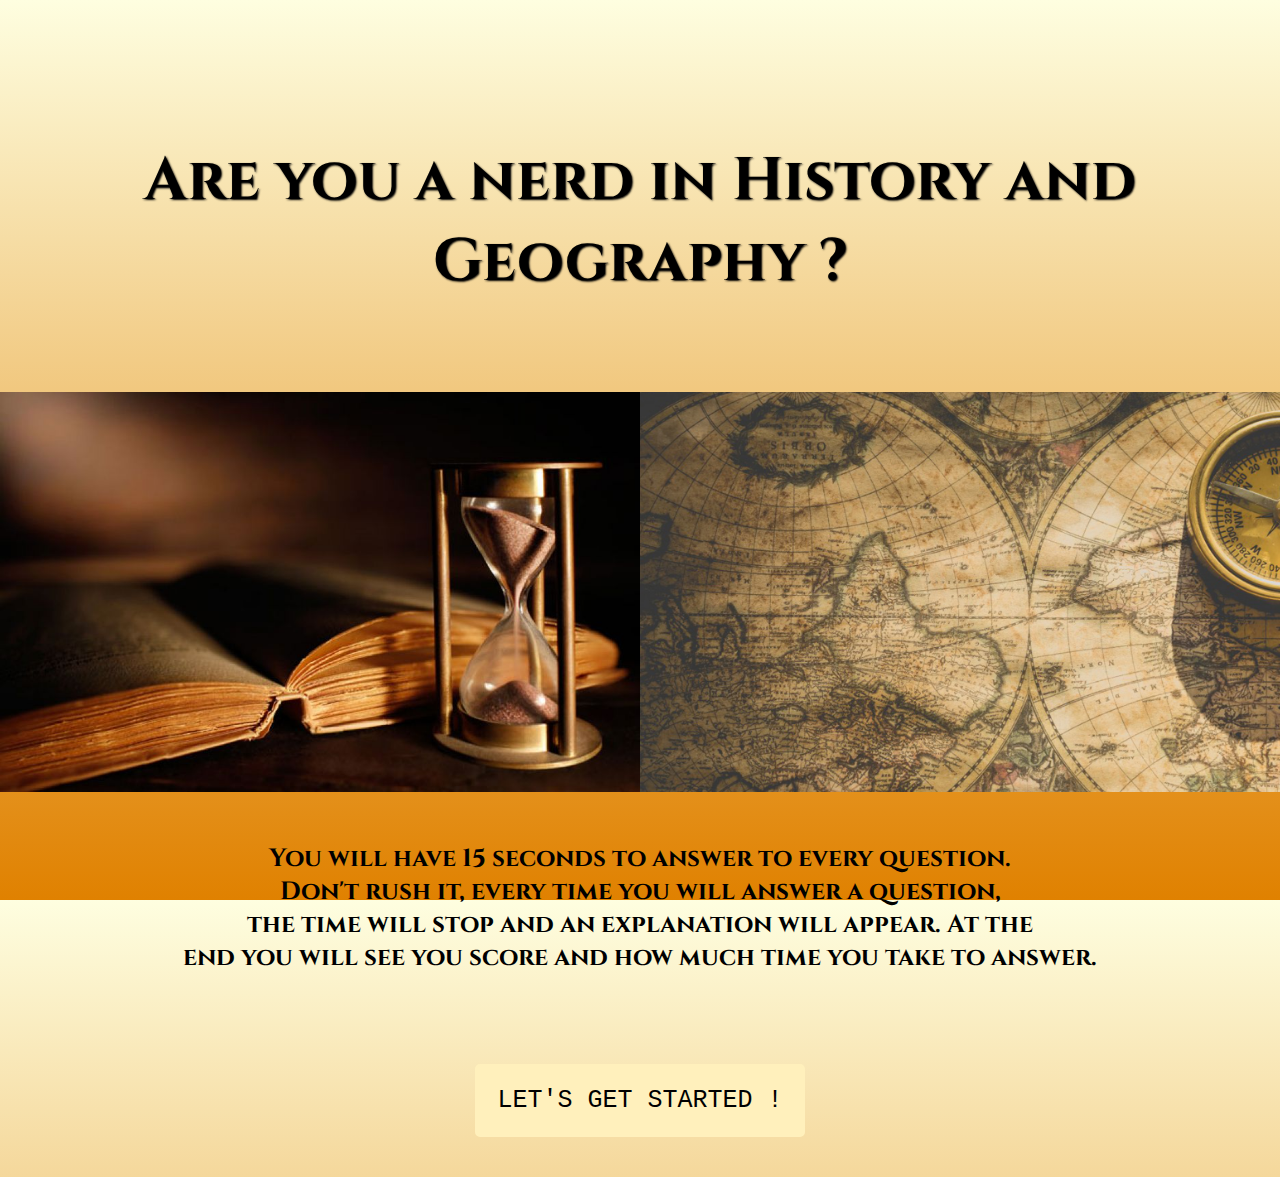
<file: index.html>
<!DOCTYPE html>
<html lang="en">
<head>
  <meta charset="UTF-8">
  <meta name="viewport" content="width=device-width, initial-scale=1.0">
  <meta http-equiv="X-UA-Compatible" content="ie=edge">
  <title>History or Geography ?</title>
  <link rel="stylesheet" href="./index.css">
    </head>
<body>
      <div class="title_container">
        <h1> Are you a nerd in History and Geography ?</h1>
      </div>

      <div class="image_start">
        <div class="image_container1"></div>
        <div class="image_container2"></div>
      </div>

      <div class="bottomContainer">
        <div class="rule"><b>You will have 15 seconds to answer to every question.<br>
      Don't rush it, every time you will answer a question,<br>
      the time will stop and an explanation will appear. At the<br>
    end you will see you score and how much time you take to answer.</b></div>
        <div class="start">
          <a class="link" href="./play.html"><button class="btn btn-start">Let's get started !</button></a>
        </div>

      </div>
</body>
</html>
</file>
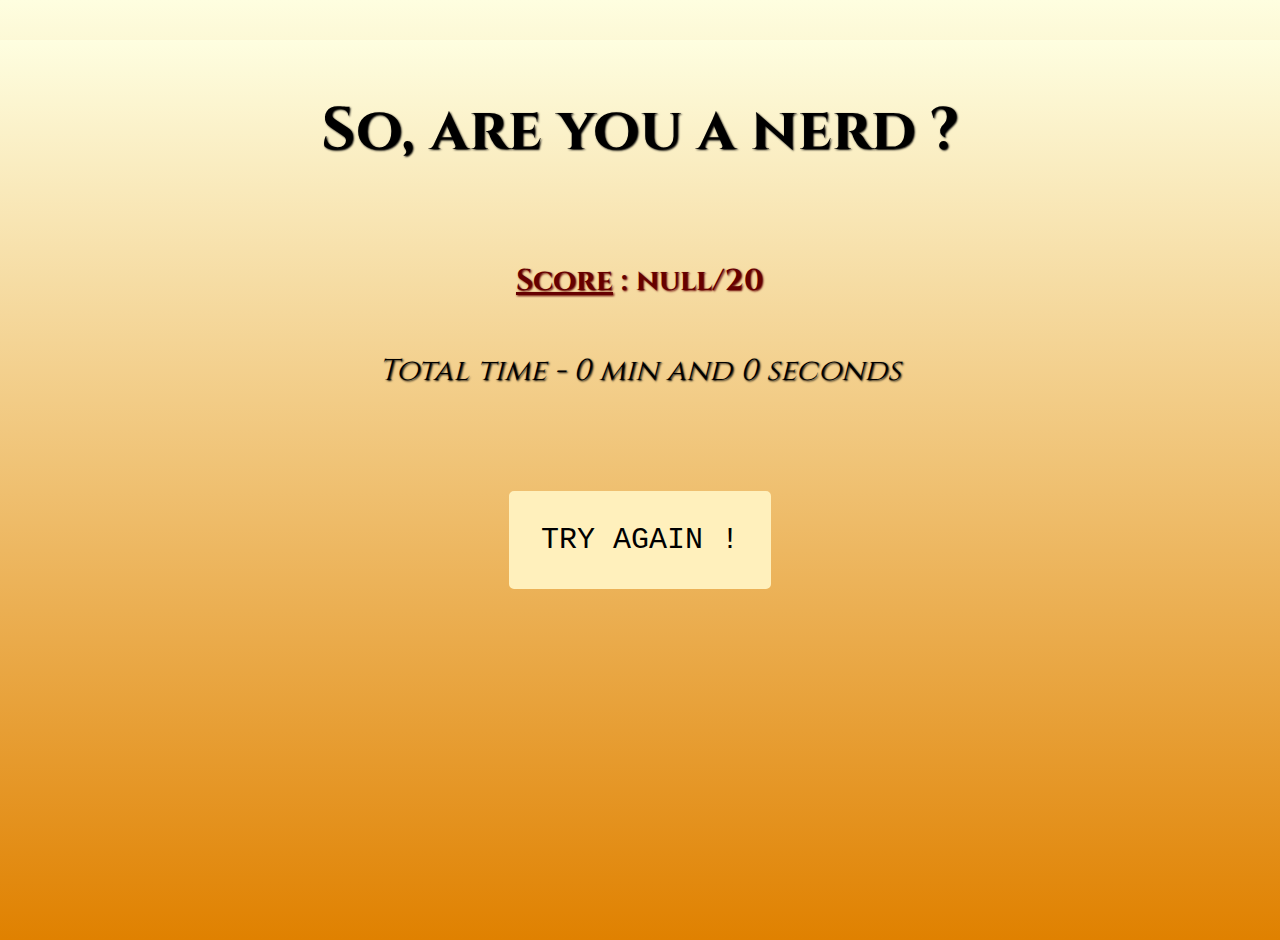
<file: endgame.html>
<!DOCTYPE html>
<html lang="en">
<head>
  <meta charset="UTF-8">
  <meta name="viewport" content="width=device-width, initial-scale=1.0">
  <meta http-equiv="X-UA-Compatible" content="ie=edge">
  <link rel="stylesheet" href="./endgame.css">
  <script type="module" src="./endgame.js"></script>
  <title>Are you a nerd or not ?</title>
</head>
<body>
    <div class="big_container">
      <div>
        <h1>So, are you a nerd ?</h1>
      </div>

      <div class="final">
        <div>
            <b><div class="score"></div></b>
            <div class="totalTime"></div>
        </div>
        
        <div>
            <b><div class="answer"></div></b>
        </div>
        
        <div class="gif"></div>
      </div>

      <div class="try">
        <a href="./play.html"><button class="btn">Try again !</button></a>
      </div>

    </div>
</body>
</html>
</file>
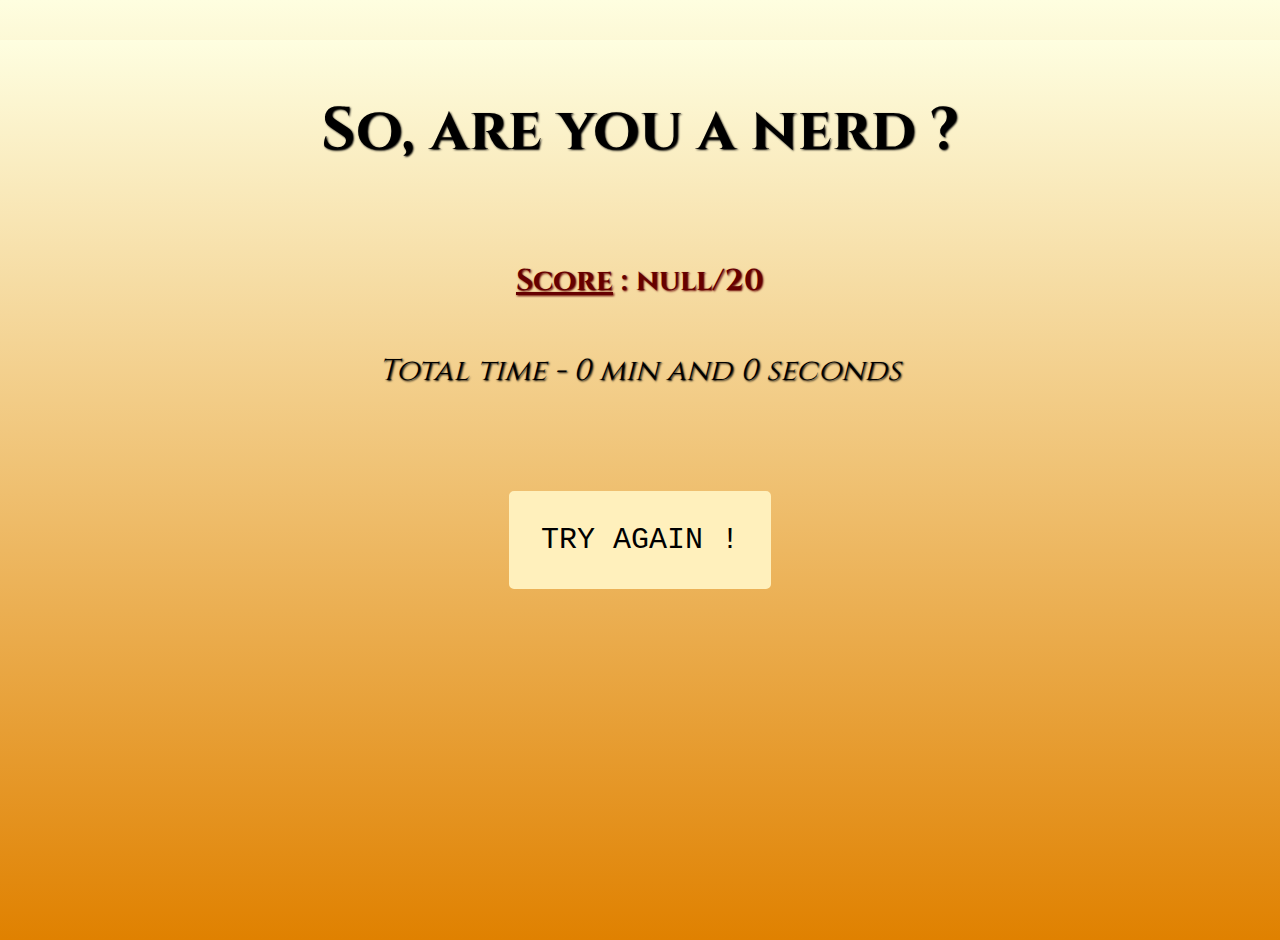
<file: End of the game/endgame.html>
<!DOCTYPE html>
<html lang="en">
<head>
  <meta charset="UTF-8">
  <meta name="viewport" content="width=device-width, initial-scale=1.0">
  <meta http-equiv="X-UA-Compatible" content="ie=edge">
  <link rel="stylesheet" href="endgame.css">
  <script type="module" src="./endgame.js"></script>
  <title>Are you a nerd or not ?</title>
</head>
<body>
    <div class="big_container">
      <div>
        <h1>So, are you a nerd ?</h1>
      </div>

      <div class="final">
        <div>
            <b><div class="score"></div></b>
            <div class="totalTime"></div>
        </div>
        
        <div>
            <b><div class="answer"></div></b>
        </div>
        
        <div class="gif"></div>
      </div>

      <div class="try">
        <a href="./play.html"><button class="btn">Try again !</button></a>
      </div>

    </div>
</body>
</html>
</file>
<file: index.css>
@import url('https://fonts.googleapis.com/css?family=Cinzel&display=swap');

html, body {
  margin: 0;
  font-family: 'Cinzel', serif;
  background : linear-gradient(#fefee0, #e08100);
  width: 100%;
  height: 100%;
}

/* .big_container {
  width: 100%;
  height: 100%;
  display: flex;
  align-items: center;
  justify-content: center;
  flex-direction: column;
  align-content: space-around;
} */

h1 {
  text-shadow: 1px 1px 2px;
  font-size: 60px;
}

.start {
  padding: 40px;
  align-self: center;
  text-align: center;
}

.btn {
  font-family: "Courier New", Courier, monospace;
  border-radius: 5px;
  font-size: 25px;
  text-transform: uppercase;
  padding: 20px;
  border: solid 2px #fff0bc;
  background-color: #fff0bc;
  color: black;
  cursor: pointer;
}

.title_container {
  text-align: center;
  padding-top: 100px;
  padding-bottom: 50px;
}

.image_start {
  display: flex;
  flex-direction: row;
}

.image_container1 {
  height: 400px;
  width: 50%;
  background-image: url("./Images/histoire.jpg");
  background-size: cover;

}
.image_container2 {
  height: 400px;
  width: 50%;
  background-image: url("./Images/geographie.jpg");
  background-size: cover;
}

.rule {
  font-size: 25px;
  margin: 50px;
  text-align: center;
}
</file>
<file: endgame.css>
@import url('https://fonts.googleapis.com/css?family=Cinzel&display=swap');

html, body{
  margin: 0;
  font-family: 'Cinzel', serif;
  background : linear-gradient(#fefee0, #e08100);
  width: 100%;
  height: 100%;
  box-sizing: border-box;
}

h1 {
  text-shadow: 1px 1px 2px;
  font-size: 60px;
  text-align: center;
  padding-top: 50px;
}

a {
  text-decoration: none;
  color: black;
}

.try{
  display: flex;
  justify-content: center;
}

.btn {
  font-family: "Courier New", Courier, monospace;
  border-radius: 5px;
  font-size: 30px;
  text-transform: uppercase;
  padding: 30px;
  border: solid 2px #fff0bc;
  background-color: #fff0bc;
  color: black;
  cursor: pointer;
  display: flex;

}

.final {
  display: flex;
  justify-content: center;
  align-items: center;
  flex-flow: column wrap;
  margin: 40px;
}

.score {
  font-size: 30px;
  margin: 50px;
  color: #660000;
  text-shadow: 1px 1px 2px;
  text-align: center;
}

.answer {
  font-size: 30px;
  margin: 30px;
  text-shadow: 1px 1px 2px;
  color: #660000;
  text-align: center;
}

.totalTime {
  font-size: 30px;
  margin: 30px;
  text-shadow: 1px 1px 2px;
  color: black;
  text-align: center;
}
.gif_image{
  height: 300px;
}
</file>
<file: End of the game/endgame.css>
@import url('https://fonts.googleapis.com/css?family=Cinzel&display=swap');

html, body{
  margin: 0;
  font-family: 'Cinzel', serif;
  background : linear-gradient(#fefee0, #e08100);
  width: 100%;
  height: 100%;
  box-sizing: border-box;
}

h1 {
  text-shadow: 1px 1px 2px;
  font-size: 60px;
  text-align: center;
  padding-top: 50px;
}

a {
  text-decoration: none;
  color: black;
}

.try{
  display: flex;
  justify-content: center;
}

.btn {
  font-family: "Courier New", Courier, monospace;
  border-radius: 5px;
  font-size: 30px;
  text-transform: uppercase;
  padding: 30px;
  border: solid 2px #fff0bc;
  background-color: #fff0bc;
  color: black;
  cursor: pointer;
  display: flex;

}

.final {
  display: flex;
  justify-content: center;
  align-items: center;
  flex-flow: column wrap;
  margin: 40px;
}

.score {
  font-size: 30px;
  margin: 50px;
  color: #660000;
  text-shadow: 1px 1px 2px;
  text-align: center;
}

.answer {
  font-size: 30px;
  margin: 30px;
  text-shadow: 1px 1px 2px;
  color: #660000;
  text-align: center;
}

.totalTime {
  font-size: 30px;
  margin: 30px;
  text-shadow: 1px 1px 2px;
  color: black;
  text-align: center;
}
</file>
